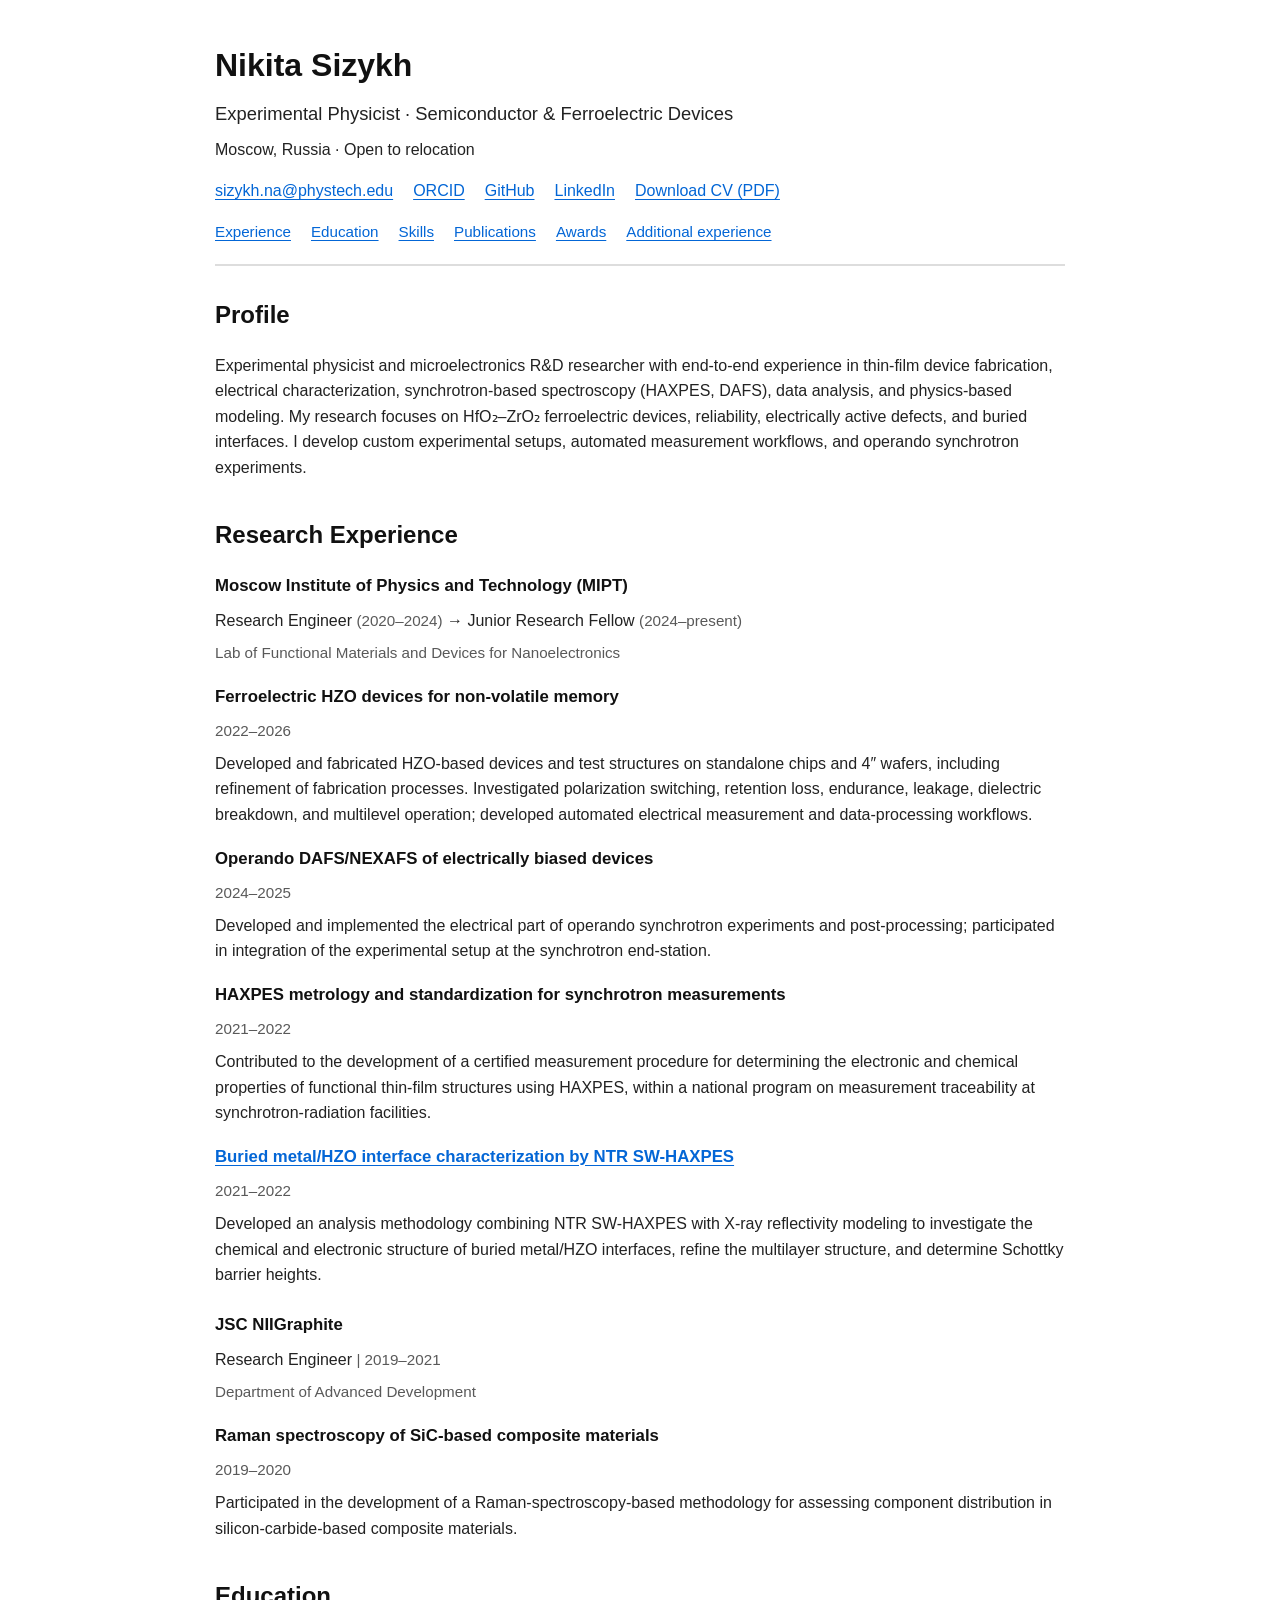
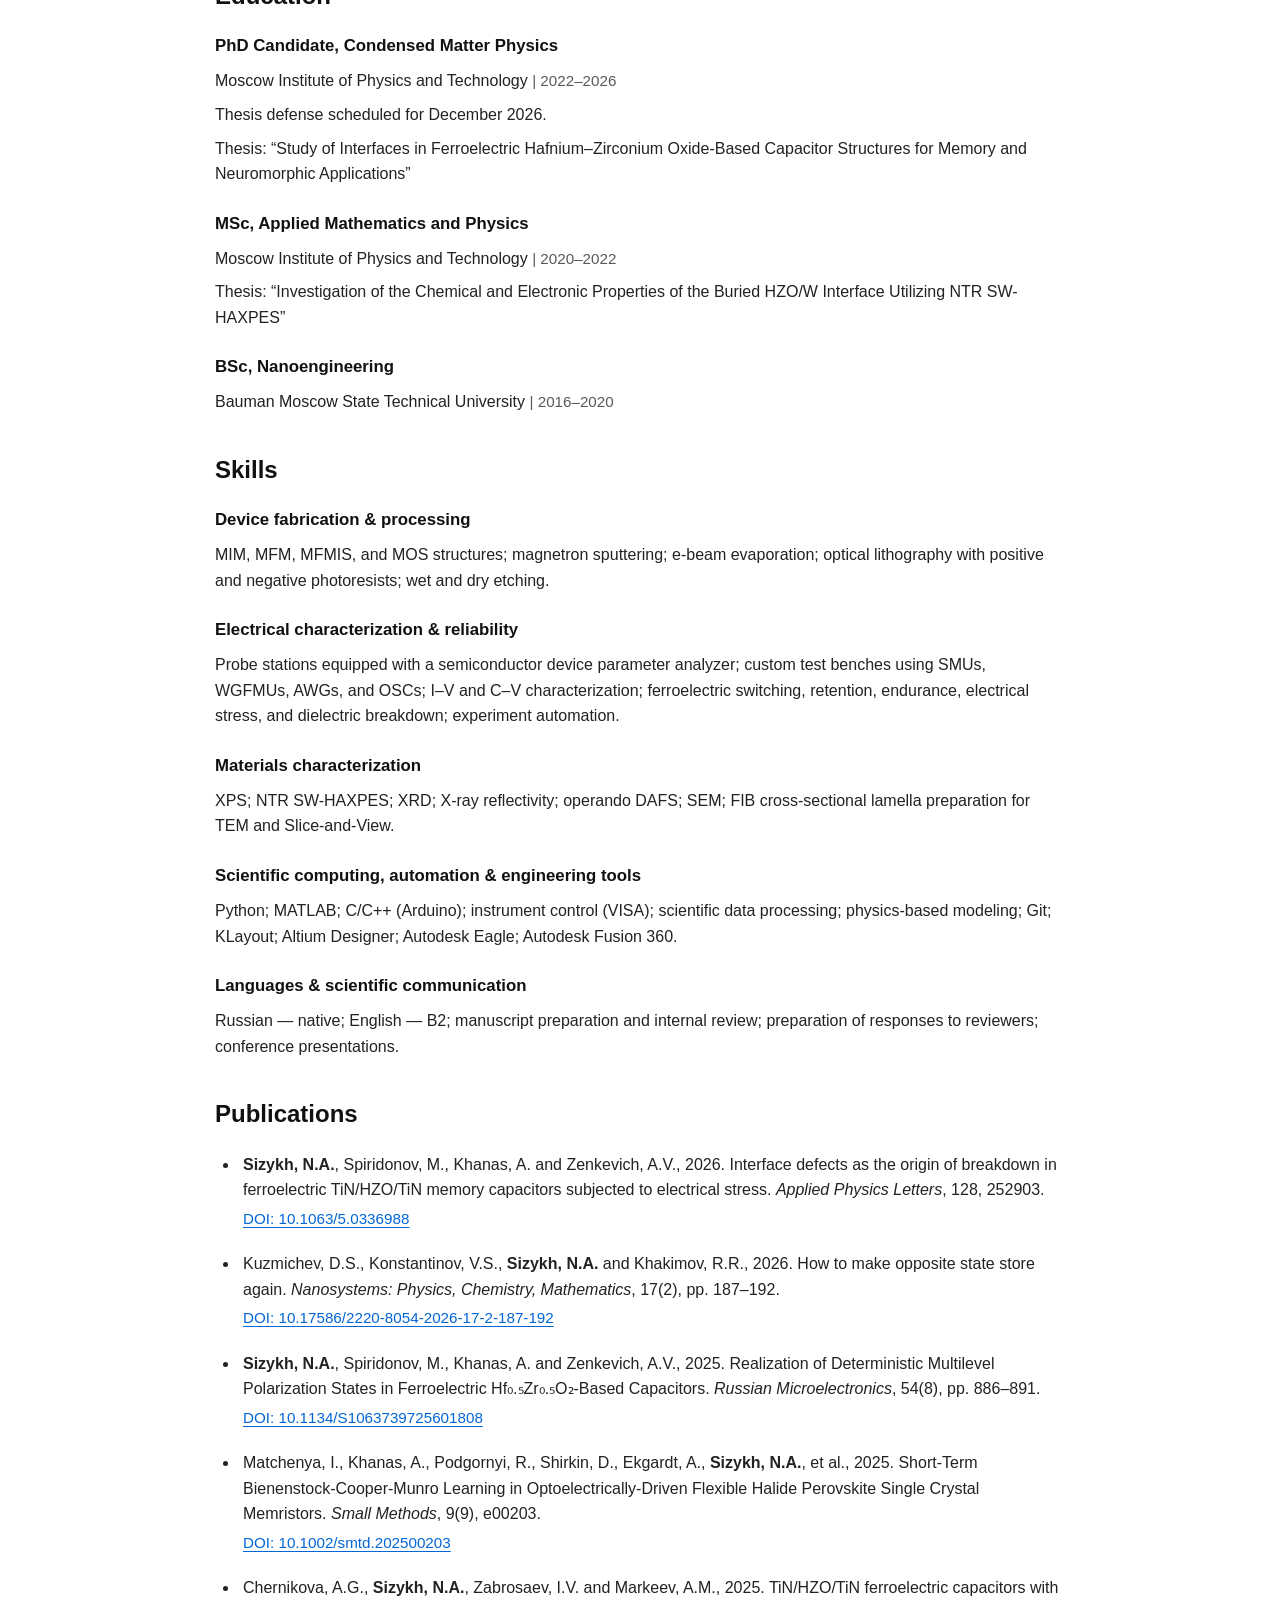
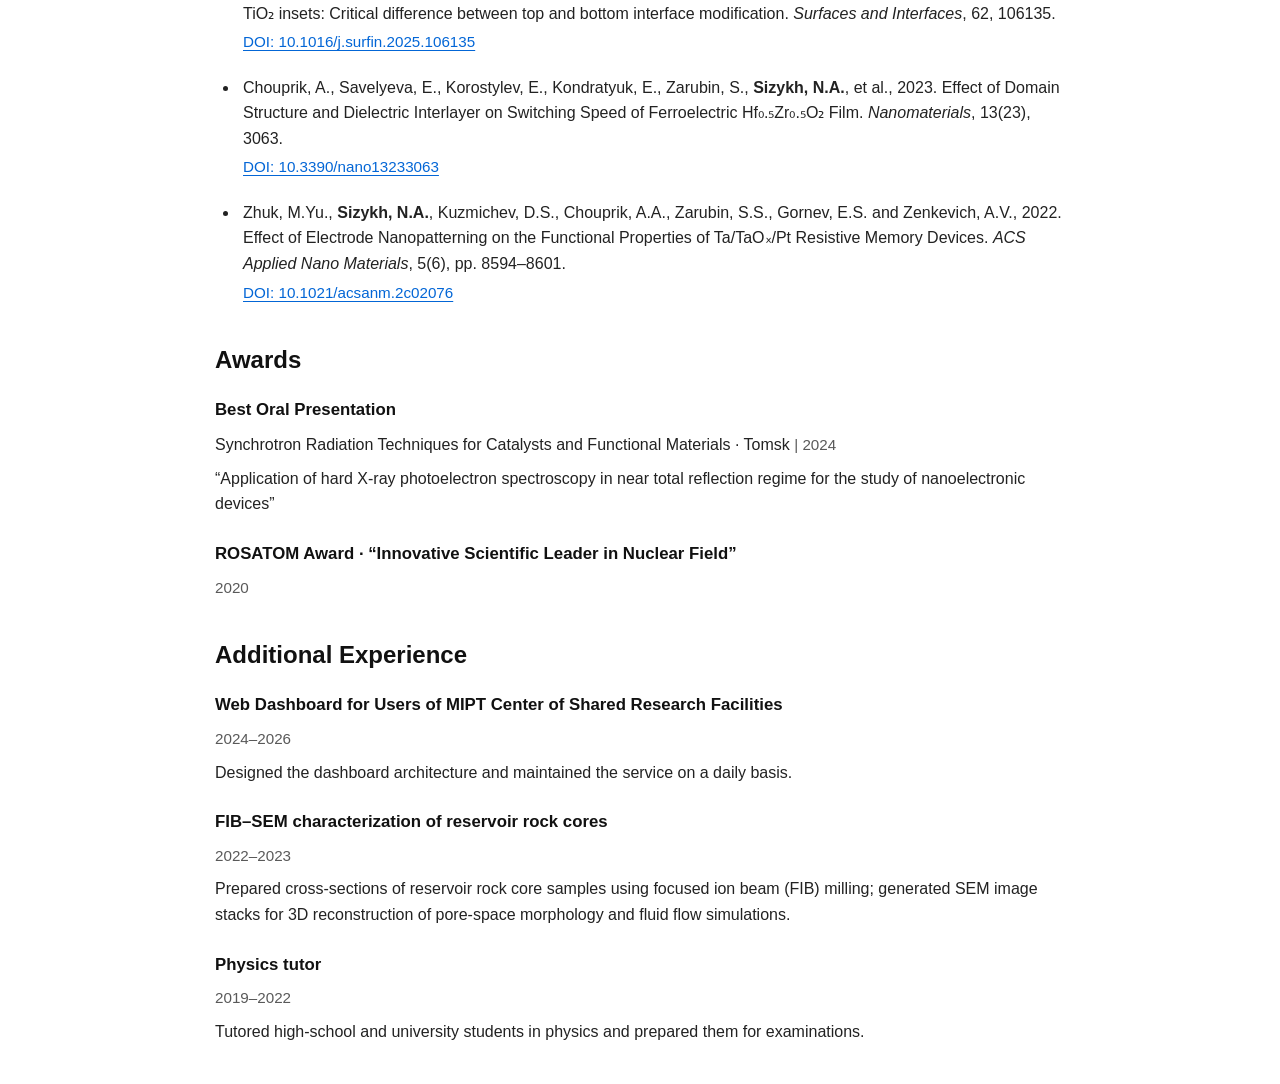
<file: index.html>
<!DOCTYPE html>
<html lang="en">
<head>
  <meta charset="UTF-8" />
  <meta name="viewport" content="width=device-width, initial-scale=1.0" />
  <title>Nikita Sizykh — Experimental Physicist</title>
  <meta name="description" content="Nikita Sizykh — experimental physicist and microelectronics R&amp;D researcher specializing in semiconductor and ferroelectric devices, thin films, and synchrotron spectroscopy." />
  <style>
    html {
      color-scheme: light;
    }
    body {
      font-family: Arial, sans-serif;
      max-width: 850px;
      margin: 40px auto;
      padding: 0 20px;
      line-height: 1.6;
      color: #222;
    }
    h1, h2, h3, h4 {
      color: #111;
    }
    h1 {
      margin-bottom: 8px;
    }
    h2 {
      margin-bottom: 18px;
    }
    h3, h4 {
      margin: 0 0 4px;
      font-size: 1.05em;
    }
    p {
      margin: 8px 0;
    }
    a {
      color: #0366d6;
      text-underline-offset: 3px;
      overflow-wrap: anywhere;
    }
    a:hover {
      text-decoration-thickness: 2px;
    }
    a:focus-visible {
      outline: 2px solid #0366d6;
      outline-offset: 4px;
    }
    .header {
      border-bottom: 2px solid #ddd;
      margin-bottom: 30px;
      padding-bottom: 20px;
    }
    .subtitle {
      font-size: 1.15em;
    }
    .links, .section-nav {
      display: flex;
      flex-wrap: wrap;
      gap: 8px 20px;
      margin-top: 16px;
    }
    .section-nav {
      font-size: 0.95em;
    }
    .section {
      margin-bottom: 36px;
    }
    .item {
      margin-bottom: 24px;
    }
    .project {
      margin-top: 18px;
    }
    .date, .affiliation {
      color: #595959;
      font-size: 0.95em;
    }
    .publications {
      padding-left: 24px;
    }
    .publications li {
      margin-bottom: 20px;
      padding-left: 4px;
    }
    .doi {
      display: block;
      margin-top: 4px;
      font-size: 0.95em;
    }
    @media (max-width: 600px) {
      body {
        margin: 24px auto;
        padding: 0 18px;
      }
      h1 {
        font-size: 1.9em;
      }
    }
    @media print {
      body {
        max-width: none;
        margin: 0;
        padding: 0;
        font-size: 10pt;
      }
      .section-nav {
        display: none;
      }
      a {
        color: inherit;
      }
      h2, h3, h4 {
        break-after: avoid;
      }
      .project, .publications li {
        break-inside: avoid;
      }
    }
  </style>
</head>
<body>

  <header class="header">
    <h1>Nikita Sizykh</h1>
    <p class="subtitle">Experimental Physicist · Semiconductor &amp; Ferroelectric Devices</p>
    <p>Moscow, Russia · Open to relocation</p>
    <div class="links">
      <a href="mailto:sizykh.na@phystech.edu">sizykh.na@phystech.edu</a>
      <a href="https://orcid.org/0009-0000-0204-5104" rel="me">ORCID</a>
      <a href="https://github.com/labourorder">GitHub</a>
      <a href="https://linkedin.com/in/nikita-sizykh-303918160">LinkedIn</a>
      <a href="cv.pdf" download="Nikita-Sizykh-CV.pdf" type="application/pdf">Download CV (PDF)</a>
    </div>
    <nav class="section-nav" aria-label="Resume sections">
      <a href="#experience">Experience</a>
      <a href="#education">Education</a>
      <a href="#skills">Skills</a>
      <a href="#publications">Publications</a>
      <a href="#awards">Awards</a>
      <a href="#additional-experience">Additional experience</a>
    </nav>
  </header>

  <main>
    <section class="section" id="profile" aria-labelledby="profile-heading">
      <h2 id="profile-heading">Profile</h2>
      <p>
        Experimental physicist and microelectronics R&amp;D researcher with end-to-end experience in thin-film device
        fabrication, electrical characterization, synchrotron-based spectroscopy (HAXPES, DAFS), data analysis,
        and physics-based modeling. My research focuses on HfO₂–ZrO₂ ferroelectric devices, reliability,
        electrically active defects, and buried interfaces. I develop custom experimental setups,
        automated measurement workflows, and operando synchrotron experiments.
      </p>
    </section>

    <section class="section" id="experience" aria-labelledby="experience-heading">
      <h2 id="experience-heading">Research Experience</h2>
      <article class="item">
        <h3>Moscow Institute of Physics and Technology (MIPT)</h3>
        <p>Research Engineer <span class="date">(2020–2024)</span> → Junior Research Fellow <span class="date">(2024–present)</span></p>
        <p class="affiliation">Lab of Functional Materials and Devices for Nanoelectronics</p>

        <div class="project">
          <h4>Ferroelectric HZO devices for non-volatile memory</h4>
          <p class="date">2022–2026</p>
          <p>
            Developed and fabricated HZO-based devices and test structures on standalone chips and 4″ wafers,
            including refinement of fabrication processes. Investigated polarization switching, retention loss,
            endurance, leakage, dielectric breakdown, and multilevel operation; developed automated electrical
            measurement and data-processing workflows.
          </p>
        </div>
        <div class="project">
          <h4>Operando DAFS/NEXAFS of electrically biased devices</h4>
          <p class="date">2024–2025</p>
          <p>
            Developed and implemented the electrical part of operando synchrotron experiments and post-processing;
            participated in integration of the experimental setup at the synchrotron end-station.
          </p>
        </div>
        <div class="project">
          <h4>HAXPES metrology and standardization for synchrotron measurements</h4>
          <p class="date">2021–2022</p>
          <p>
            Contributed to the development of a certified measurement procedure for determining the electronic
            and chemical properties of functional thin-film structures using HAXPES, within a national program
            on measurement traceability at synchrotron-radiation facilities.
          </p>
        </div>
        <div class="project" id="sw-haxpes">
          <h4><a href="projects/sw-haxpes/">Buried metal/HZO interface characterization by NTR SW-HAXPES</a></h4>
          <p class="date">2021–2022</p>
          <p>
            Developed an analysis methodology combining NTR SW-HAXPES with X-ray reflectivity modeling
            to investigate the chemical and electronic structure of buried metal/HZO interfaces, refine
            the multilayer structure, and determine Schottky barrier heights.
          </p>
        </div>
      </article>

      <article class="item">
        <h3>JSC NIIGraphite</h3>
        <p>Research Engineer <span class="date">| 2019–2021</span></p>
        <p class="affiliation">Department of Advanced Development</p>
        <div class="project">
          <h4>Raman spectroscopy of SiC-based composite materials</h4>
          <p class="date">2019–2020</p>
          <p>
            Participated in the development of a Raman-spectroscopy-based methodology for assessing
            component distribution in silicon-carbide-based composite materials.
          </p>
        </div>
      </article>
    </section>

    <section class="section" id="education" aria-labelledby="education-heading">
      <h2 id="education-heading">Education</h2>
      <div class="item">
        <h3>PhD Candidate, Condensed Matter Physics</h3>
        <p>Moscow Institute of Physics and Technology <span class="date">| 2022–2026</span></p>
        <p>Thesis defense scheduled for December 2026.</p>
        <p>Thesis: “Study of Interfaces in Ferroelectric Hafnium–Zirconium Oxide-Based Capacitor Structures for Memory and Neuromorphic Applications”</p>
      </div>
      <div class="item">
        <h3>MSc, Applied Mathematics and Physics</h3>
        <p>Moscow Institute of Physics and Technology <span class="date">| 2020–2022</span></p>
        <p>Thesis: “Investigation of the Chemical and Electronic Properties of the Buried HZO/W Interface Utilizing NTR SW-HAXPES”</p>
      </div>
      <div class="item">
        <h3>BSc, Nanoengineering</h3>
        <p>Bauman Moscow State Technical University <span class="date">| 2016–2020</span></p>
      </div>
    </section>

    <section class="section" id="skills" aria-labelledby="skills-heading">
      <h2 id="skills-heading">Skills</h2>
      <div class="item">
        <h3>Device fabrication &amp; processing</h3>
        <p>
          MIM, MFM, MFMIS, and MOS structures; magnetron sputtering; e-beam evaporation;
          optical lithography with positive and negative photoresists; wet and dry etching.
        </p>
      </div>
      <div class="item">
        <h3>Electrical characterization &amp; reliability</h3>
        <p>
          Probe stations equipped with a semiconductor device parameter analyzer; custom test benches using
          SMUs, WGFMUs, AWGs, and OSCs; I–V and C–V characterization; ferroelectric switching, retention,
          endurance, electrical stress, and dielectric breakdown; experiment automation.
        </p>
      </div>
      <div class="item">
        <h3>Materials characterization</h3>
        <p>
          XPS; NTR SW-HAXPES; XRD; X-ray reflectivity; operando DAFS; SEM;
          FIB cross-sectional lamella preparation for TEM and Slice-and-View.
        </p>
      </div>
      <div class="item">
        <h3>Scientific computing, automation &amp; engineering tools</h3>
        <p>
          Python; MATLAB; C/C++ (Arduino); instrument control (VISA); scientific data processing;
          physics-based modeling; Git; KLayout; Altium Designer; Autodesk Eagle; Autodesk Fusion 360.
        </p>
      </div>
      <div class="item">
        <h3>Languages &amp; scientific communication</h3>
        <p>
          Russian — native; English — B2; manuscript preparation and internal review;
          preparation of responses to reviewers; conference presentations.
        </p>
      </div>
    </section>

    <section class="section" id="publications" aria-labelledby="publications-heading">
      <h2 id="publications-heading">Publications</h2>
      <ul class="publications">
        <li>
          <strong>Sizykh, N.A.</strong>, Spiridonov, M., Khanas, A. and Zenkevich, A.V., 2026.
          Interface defects as the origin of breakdown in ferroelectric TiN/HZO/TiN memory capacitors subjected to electrical stress.
          <em>Applied Physics Letters</em>, 128, 252903.
          <a class="doi" href="https://doi.org/10.1063/5.0336988">DOI: 10.1063/5.0336988</a>
        </li>
        <li>
          Kuzmichev, D.S., Konstantinov, V.S., <strong>Sizykh, N.A.</strong> and Khakimov, R.R., 2026.
          How to make opposite state store again.
          <em>Nanosystems: Physics, Chemistry, Mathematics</em>, 17(2), pp. 187–192.
          <a class="doi" href="https://doi.org/10.17586/2220-8054-2026-17-2-187-192">DOI: 10.17586/2220-8054-2026-17-2-187-192</a>
        </li>
        <li>
          <strong>Sizykh, N.A.</strong>, Spiridonov, M., Khanas, A. and Zenkevich, A.V., 2025.
          Realization of Deterministic Multilevel Polarization States in Ferroelectric Hf₀.₅Zr₀.₅O₂-Based Capacitors.
          <em>Russian Microelectronics</em>, 54(8), pp. 886–891.
          <a class="doi" href="https://doi.org/10.1134/S1063739725601808">DOI: 10.1134/S1063739725601808</a>
        </li>
        <li>
          Matchenya, I., Khanas, A., Podgornyi, R., Shirkin, D., Ekgardt, A., <strong>Sizykh, N.A.</strong>, et al., 2025.
          Short-Term Bienenstock-Cooper-Munro Learning in Optoelectrically-Driven Flexible Halide Perovskite Single Crystal Memristors.
          <em>Small Methods</em>, 9(9), e00203.
          <a class="doi" href="https://doi.org/10.1002/smtd.202500203">DOI: 10.1002/smtd.202500203</a>
        </li>
        <li>
          Chernikova, A.G., <strong>Sizykh, N.A.</strong>, Zabrosaev, I.V. and Markeev, A.M., 2025.
          TiN/HZO/TiN ferroelectric capacitors with TiO₂ insets: Critical difference between top and bottom interface modification.
          <em>Surfaces and Interfaces</em>, 62, 106135.
          <a class="doi" href="https://doi.org/10.1016/j.surfin.2025.106135">DOI: 10.1016/j.surfin.2025.106135</a>
        </li>
        <li>
          Chouprik, A., Savelyeva, E., Korostylev, E., Kondratyuk, E., Zarubin, S., <strong>Sizykh, N.A.</strong>, et al., 2023.
          Effect of Domain Structure and Dielectric Interlayer on Switching Speed of Ferroelectric Hf₀.₅Zr₀.₅O₂ Film.
          <em>Nanomaterials</em>, 13(23), 3063.
          <a class="doi" href="https://doi.org/10.3390/nano13233063">DOI: 10.3390/nano13233063</a>
        </li>
        <li>
          Zhuk, M.Yu., <strong>Sizykh, N.A.</strong>, Kuzmichev, D.S., Chouprik, A.A., Zarubin, S.S., Gornev, E.S. and Zenkevich, A.V., 2022.
          Effect of Electrode Nanopatterning on the Functional Properties of Ta/TaOₓ/Pt Resistive Memory Devices.
          <em>ACS Applied Nano Materials</em>, 5(6), pp. 8594–8601.
          <a class="doi" href="https://doi.org/10.1021/acsanm.2c02076">DOI: 10.1021/acsanm.2c02076</a>
        </li>
      </ul>
    </section>

    <section class="section" id="awards" aria-labelledby="awards-heading">
      <h2 id="awards-heading">Awards</h2>
      <div class="item">
        <h3>Best Oral Presentation</h3>
        <p>Synchrotron Radiation Techniques for Catalysts and Functional Materials · Tomsk <span class="date">| 2024</span></p>
        <p>“Application of hard X-ray photoelectron spectroscopy in near total reflection regime for the study of nanoelectronic devices”</p>
      </div>
      <div class="item">
        <h3>ROSATOM Award · “Innovative Scientific Leader in Nuclear Field”</h3>
        <p class="date">2020</p>
      </div>
    </section>

    <section class="section" id="additional-experience" aria-labelledby="additional-experience-heading">
      <h2 id="additional-experience-heading">Additional Experience</h2>
      <div class="item">
        <h3>Web Dashboard for Users of MIPT Center of Shared Research Facilities</h3>
        <p class="date">2024–2026</p>
        <p>Designed the dashboard architecture and maintained the service on a daily basis.</p>
      </div>
      <div class="item">
        <h3>FIB–SEM characterization of reservoir rock cores</h3>
        <p class="date">2022–2023</p>
        <p>
          Prepared cross-sections of reservoir rock core samples using focused ion beam (FIB) milling;
          generated SEM image stacks for 3D reconstruction of pore-space morphology and fluid flow simulations.
        </p>
      </div>
      <div class="item">
        <h3>Physics tutor</h3>
        <p class="date">2019–2022</p>
        <p>Tutored high-school and university students in physics and prepared them for examinations.</p>
      </div>
    </section>
  </main>

</body>
</html>
</file>
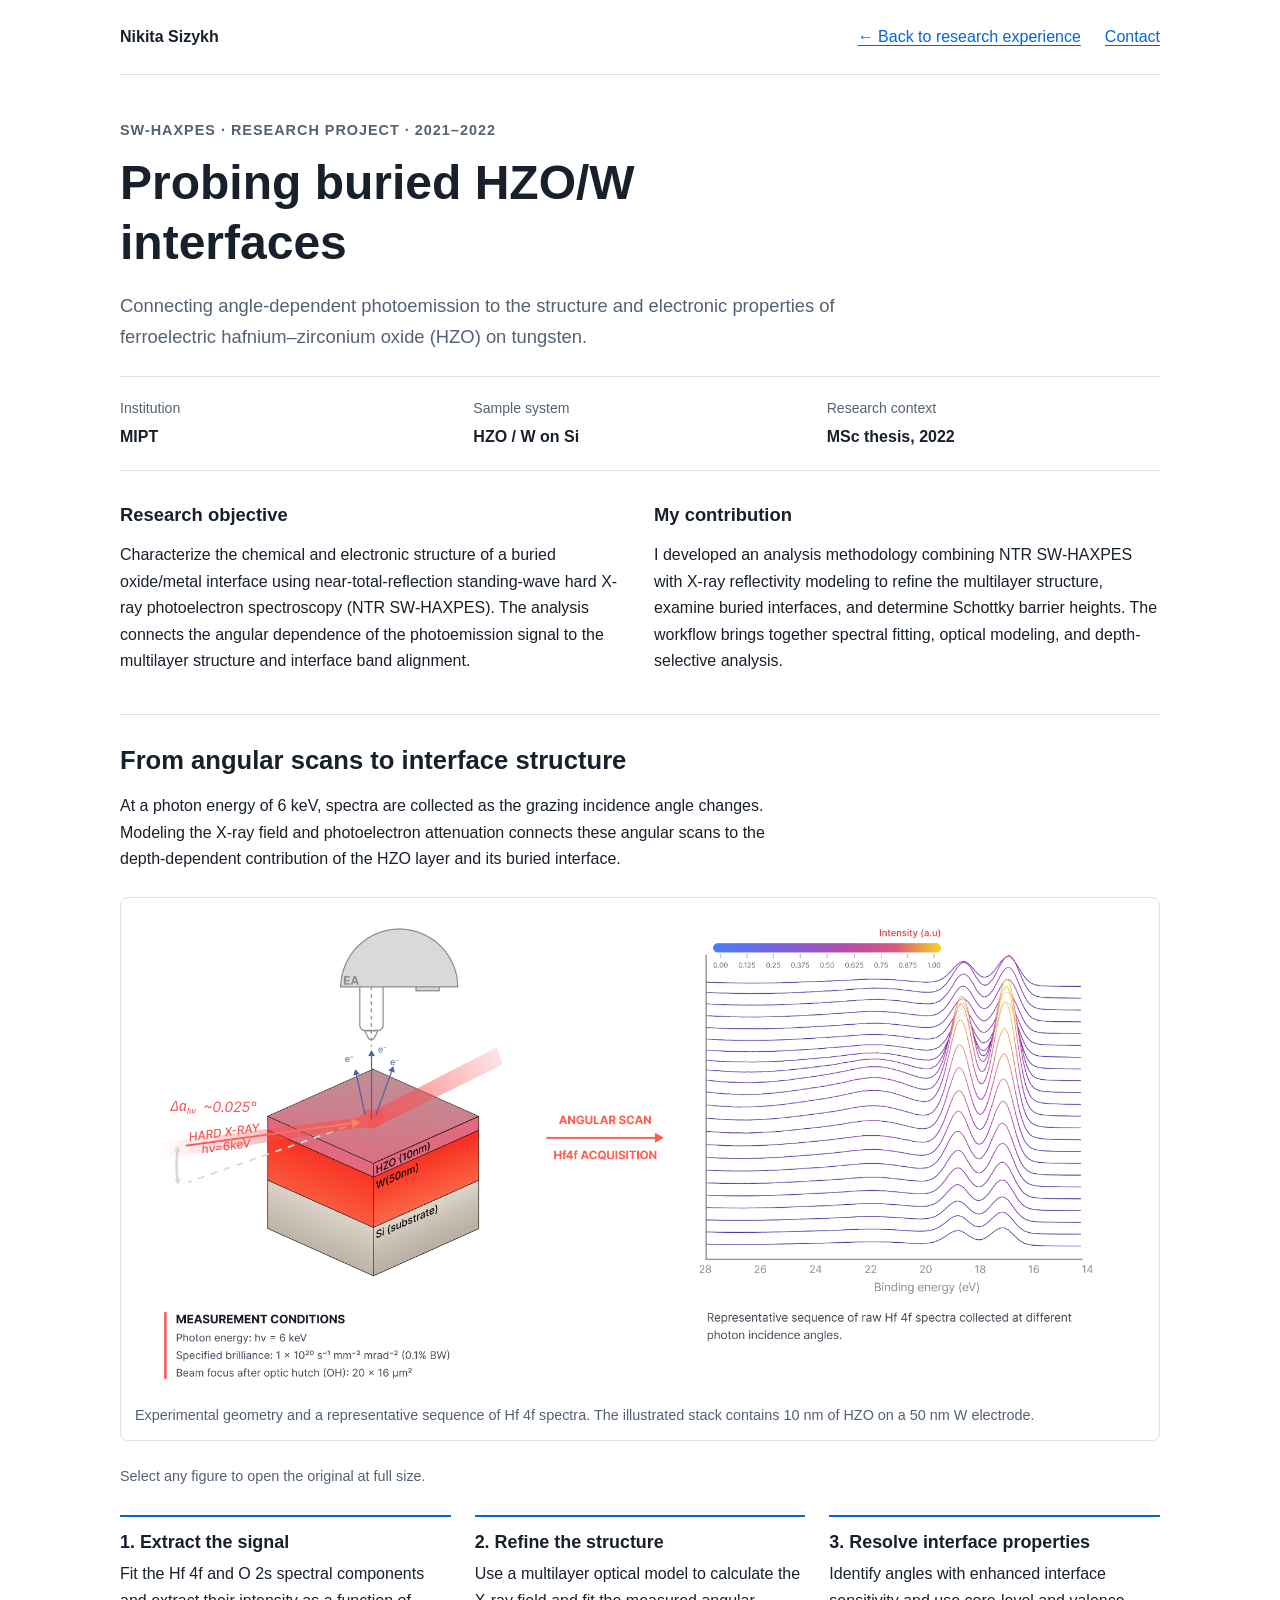
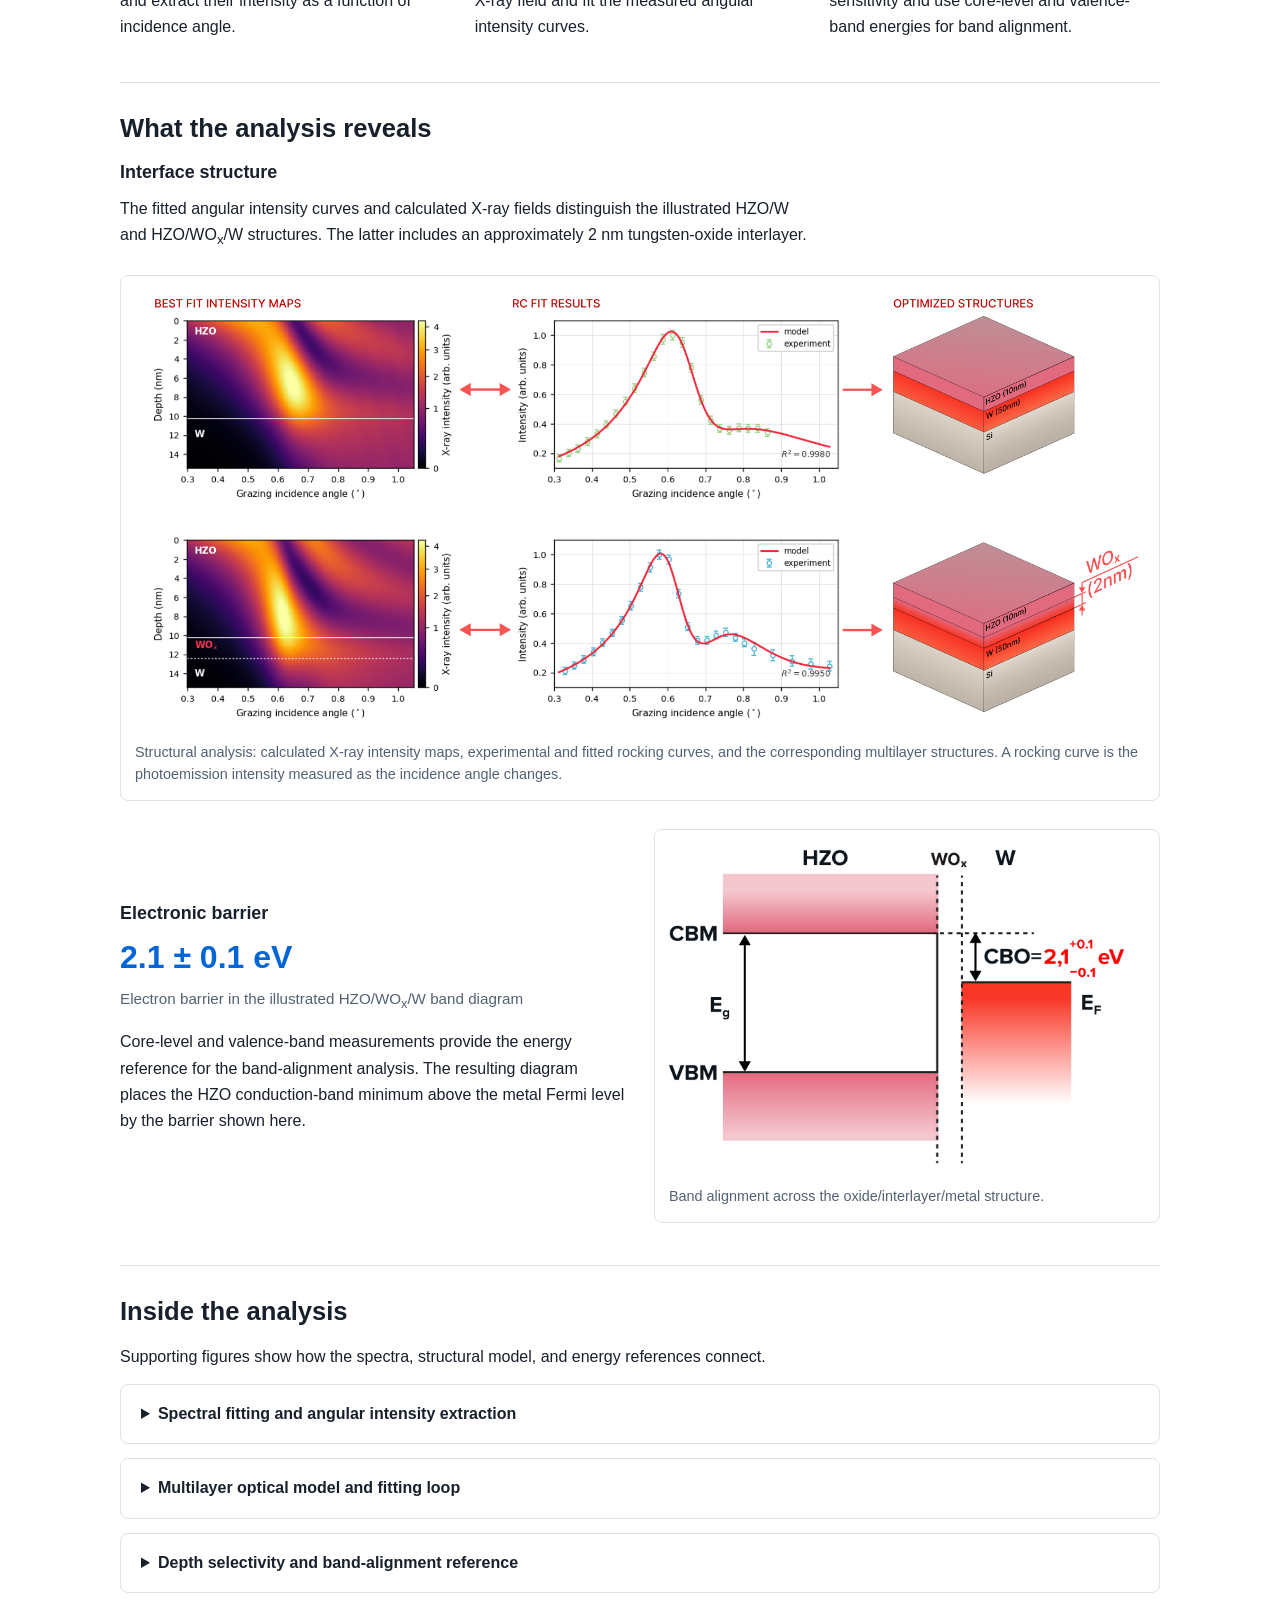
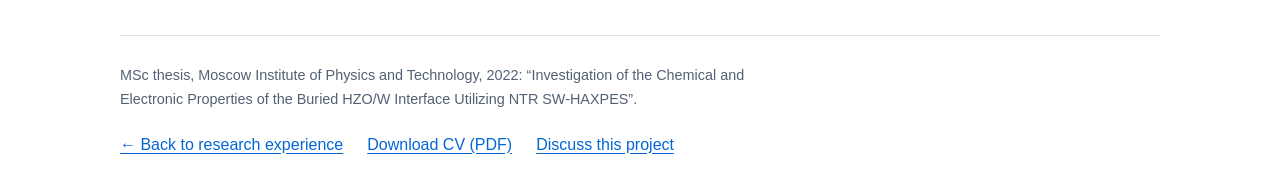
<file: projects/sw-haxpes/index.html>
<!DOCTYPE html>
<html lang="en">
<head>
  <meta charset="UTF-8" />
  <meta name="viewport" content="width=device-width, initial-scale=1.0" />
  <title>SW-HAXPES of Buried HZO/W Interfaces — Nikita Sizykh</title>
  <meta name="description" content="Nikita Sizykh's SW-HAXPES project: connecting angle-dependent photoemission, multilayer modeling, and band alignment to characterize buried ferroelectric HZO/W interfaces." />
  <meta name="author" content="Nikita Sizykh" />
  <link rel="canonical" href="https://labourorder.github.io/projects/sw-haxpes/" />
  <link rel="stylesheet" href="../../assets/project.css" />
  <meta property="og:type" content="website" />
  <meta property="og:title" content="Probing buried HZO/W interfaces — Nikita Sizykh" />
  <meta property="og:description" content="An SW-HAXPES analysis workflow, from angular scans to interface structure and electronic barriers." />
  <meta property="og:url" content="https://labourorder.github.io/projects/sw-haxpes/" />
  <meta property="og:image" content="https://labourorder.github.io/projects/sw-haxpes/images/fig05_haxpes_main_result.png" />
  <meta property="og:image:alt" content="Calculated X-ray intensity maps, measured and fitted rocking curves, and HZO/W multilayer structures." />
</head>
<body>
  <a class="skip-link" href="#main">Skip to content</a>
  <div class="container">
    <header class="site-header">
      <a class="name" href="../../">Nikita Sizykh</a>
      <nav aria-label="Project navigation">
        <a href="../../#sw-haxpes">← Back to research experience</a>
        <a href="mailto:sizykh.na@phystech.edu">Contact</a>
      </nav>
    </header>

    <main id="main">
      <header class="hero">
        <p class="eyebrow">SW-HAXPES · Research project · 2021–2022</p>
        <h1>Probing buried HZO/W interfaces</h1>
        <p class="lead">
          Connecting angle-dependent photoemission to the structure and electronic properties
          of ferroelectric hafnium–zirconium oxide (HZO) on tungsten.
        </p>
        <dl class="project-facts">
          <div><dt>Institution</dt><dd>MIPT</dd></div>
          <div><dt>Sample system</dt><dd>HZO / W on Si</dd></div>
          <div><dt>Research context</dt><dd>MSc thesis, 2022</dd></div>
        </dl>
      </header>

      <div class="overview-grid">
        <section aria-labelledby="objective-heading">
          <h2 id="objective-heading">Research objective</h2>
          <p>
            Characterize the chemical and electronic structure of a buried oxide/metal interface
            using near-total-reflection standing-wave hard X-ray photoelectron spectroscopy
            (NTR SW-HAXPES). The analysis connects the angular dependence of the photoemission
            signal to the multilayer structure and interface band alignment.
          </p>
        </section>
        <section aria-labelledby="contribution-heading">
          <h2 id="contribution-heading">My contribution</h2>
          <p>
            I developed an analysis methodology combining NTR SW-HAXPES with X-ray reflectivity
            modeling to refine the multilayer structure, examine buried interfaces, and determine
            Schottky barrier heights. The workflow brings together spectral fitting, optical modeling,
            and depth-selective analysis.
          </p>
        </section>
      </div>

      <section class="project-section" aria-labelledby="workflow-heading">
        <h2 id="workflow-heading">From angular scans to interface structure</h2>
        <p class="section-intro">
          At a photon energy of 6 keV, spectra are collected as the grazing incidence angle changes.
          Modeling the X-ray field and photoelectron attenuation connects these angular scans
          to the depth-dependent contribution of the HZO layer and its buried interface.
        </p>
        <figure>
          <a class="figure-link" href="images/fig01_haxpes_experiment.png" aria-label="Open the experiment and angular-scan figure at full size">
            <img src="images/fig01_haxpes_experiment.png" width="1728" height="818" fetchpriority="high"
              alt="Grazing-incidence HAXPES geometry for 10 nm HZO on 50 nm W and a Si substrate, alongside Hf 4f spectra collected during an angular scan at 6 keV." />
          </a>
          <figcaption>
            Experimental geometry and a representative sequence of Hf 4f spectra.
            The illustrated stack contains 10 nm of HZO on a 50 nm W electrode.
          </figcaption>
        </figure>
        <p class="figure-hint">Select any figure to open the original at full size.</p>
        <ol class="workflow">
          <li>
            <h3>1. Extract the signal</h3>
            <p>Fit the Hf 4f and O 2s spectral components and extract their intensity as a function of incidence angle.</p>
          </li>
          <li>
            <h3>2. Refine the structure</h3>
            <p>Use a multilayer optical model to calculate the X-ray field and fit the measured angular intensity curves.</p>
          </li>
          <li>
            <h3>3. Resolve interface properties</h3>
            <p>Identify angles with enhanced interface sensitivity and use core-level and valence-band energies for band alignment.</p>
          </li>
        </ol>
      </section>

      <section class="project-section" aria-labelledby="results-heading">
        <h2 id="results-heading">What the analysis reveals</h2>
        <h3>Interface structure</h3>
        <p class="section-intro">
          The fitted angular intensity curves and calculated X-ray fields distinguish the illustrated
          HZO/W and HZO/WO<sub>x</sub>/W structures. The latter includes an approximately 2 nm tungsten-oxide interlayer.
        </p>
        <figure>
          <a class="figure-link" href="images/fig05_haxpes_main_result.png" aria-label="Open the structural modeling results at full size">
            <img src="images/fig05_haxpes_main_result.png" width="1788" height="773" loading="lazy" decoding="async"
              alt="Two rows compare calculated X-ray intensity maps, rocking-curve fits, and refined structures for HZO/W and HZO/WOx/W, with a 2 nm WOx interlayer in the second structure." />
          </a>
          <figcaption>
            Structural analysis: calculated X-ray intensity maps, experimental and fitted rocking curves,
            and the corresponding multilayer structures. A rocking curve is the photoemission intensity
            measured as the incidence angle changes.
          </figcaption>
        </figure>

        <div class="result-grid">
          <div>
            <h3>Electronic barrier</h3>
            <p class="result-value">2.1 ± 0.1 eV</p>
            <p class="result-label">Electron barrier in the illustrated HZO/WO<sub>x</sub>/W band diagram</p>
            <p>
              Core-level and valence-band measurements provide the energy reference for the band-alignment
              analysis. The resulting diagram places the HZO conduction-band minimum above the metal Fermi level
              by the barrier shown here.
            </p>
          </div>
          <figure>
            <a class="figure-link" href="images/fig08_haxpes_kraut_1.png" aria-label="Open the interface band-alignment diagram at full size">
              <img src="images/fig08_haxpes_kraut_1.png" width="680" height="468" loading="lazy" decoding="async"
                alt="HZO/WOx/W band-alignment diagram showing the HZO conduction and valence band edges, the W Fermi level, and an electron barrier of 2.1 plus or minus 0.1 eV." />
            </a>
            <figcaption>Band alignment across the oxide/interlayer/metal structure.</figcaption>
          </figure>
        </div>
      </section>

      <section class="project-section" aria-labelledby="details-heading">
        <h2 id="details-heading">Inside the analysis</h2>
        <p class="section-intro">Supporting figures show how the spectra, structural model, and energy references connect.</p>

        <details>
          <summary>Spectral fitting and angular intensity extraction</summary>
          <div class="detail-content">
            <p>
              Separating Hf 4f and O 2s contributions produces component-resolved angular intensity curves
              for comparison with the optical model.
            </p>
            <figure>
              <a class="figure-link" href="images/fig02_haxpes_extraction.png" aria-label="Open the spectral extraction workflow at full size">
                <img src="images/fig02_haxpes_extraction.png" width="1346" height="885" loading="lazy" decoding="async"
                  alt="Raw angle-dependent spectra, a representative Hf 4f and O 2s fit, extracted spectral components, and the resulting Hf 4f angular intensity curve." />
              </a>
              <figcaption>From the raw spectra to fitted components and the Hf 4f rocking curve.</figcaption>
            </figure>
          </div>
        </details>

        <details>
          <summary>Multilayer optical model and fitting loop</summary>
          <div class="detail-content">
            <p>
              The model describes reflection and transmission at the layer boundaries.
              Calculated X-ray fields and photoelectron attenuation enter the simulated rocking curves;
              the structure parameters are then refined against the experiment.
            </p>
            <div class="figure-grid">
              <figure>
                <a class="figure-link" href="images/fig03_XSW_scheme_concrete.png" aria-label="Open the multilayer optical model at full size">
                  <img src="images/fig03_XSW_scheme_concrete.png" width="931" height="943" loading="lazy" decoding="async"
                    alt="Reflection and transmission amplitudes in a vacuum/HZO/WOx/W/substrate multilayer model, with layer optical constants, thicknesses, and interface roughness parameters." />
                </a>
                <figcaption>Optical model of the HZO/WO<sub>x</sub>/W stack and its interfaces.</figcaption>
              </figure>
              <figure>
                <a class="figure-link" href="images/fig04_haxpes_algorithm_fit.png" aria-label="Open the model fitting loop at full size">
                  <img src="images/fig04_haxpes_algorithm_fit.png" width="1084" height="760" loading="lazy" decoding="async"
                    alt="Iterative fitting workflow linking model-parameter updates, grazing-incidence specular reflection calculations, rocking-curve simulation, and comparison with measured photoemission intensity." />
                </a>
                <figcaption>Parameter refinement using calculated reflection and photoemission rocking curves.</figcaption>
              </figure>
            </div>
          </div>
        </details>

        <details>
          <summary>Depth selectivity and band-alignment reference</summary>
          <div class="detail-content">
            <p>
              The depth-weighted Hf 4f signal identifies incidence angles that increase the relative contribution
              of a 1 nm interfacial region. Core-level binding energies at these angles can then be related
              to the core-level–valence-band separation measured in a reference spectrum.
            </p>
            <figure>
              <a class="figure-link" href="images/fig06_haxpes_Depth_selectivity_0.png" aria-label="Open the interface depth-selectivity analysis at full size">
                <img src="images/fig06_haxpes_Depth_selectivity_0.png" width="1573" height="885" loading="lazy" decoding="async"
                  alt="Depth-dependent Hf 4f contributions for two cases, with a 1 nm interface region highlighted, preferred incidence angles of 0.721 and 0.667 degrees, and the associated Hf 4f binding energies." />
              </a>
              <figcaption>
                Depth-selectivity analysis for the two illustrated cases. The marked angles maximize the
                modeled relative contribution of the selected interfacial region.
              </figcaption>
            </figure>
            <figure>
              <a class="figure-link" href="images/fig07_haxpes_kraut_0.png" aria-label="Open the core-level and valence-band reference spectra at full size">
                <img src="images/fig07_haxpes_kraut_0.png" width="1635" height="557" loading="lazy" decoding="async"
                  alt="Reference Hf 4f spectrum and a valence-band edge fit used to determine the energy separation between Hf 4f seven-halves and the valence-band maximum." />
              </a>
              <figcaption>Reference core-level and valence-band spectra used in the Kraut band-alignment approach.</figcaption>
            </figure>
          </div>
        </details>
      </section>
    </main>

    <footer class="project-footer">
      <p>
        MSc thesis, Moscow Institute of Physics and Technology, 2022:
        “Investigation of the Chemical and Electronic Properties of the Buried HZO/W Interface Utilizing NTR SW-HAXPES”.
      </p>
      <div class="footer-links">
        <a href="../../#sw-haxpes">← Back to research experience</a>
        <a href="../../cv.pdf" download="Nikita-Sizykh-CV.pdf" type="application/pdf">Download CV (PDF)</a>
        <a href="mailto:sizykh.na@phystech.edu">Discuss this project</a>
      </div>
    </footer>
  </div>
</body>
</html>
</file>
<file: assets/project.css>
:root {
  color-scheme: light;
  --ink: #18202c;
  --muted: #536174;
  --accent: #0366d6;
  --line: #dbe2ea;
  --surface: #f5f8fc;
}

* { box-sizing: border-box; }

body {
  margin: 0;
  background: #fff;
  color: var(--ink);
  font-family: Arial, sans-serif;
  line-height: 1.65;
}

a {
  color: var(--accent);
  text-underline-offset: 3px;
  overflow-wrap: anywhere;
}

a:hover { text-decoration-thickness: 2px; }

a:focus-visible, summary:focus-visible {
  outline: 2px solid var(--accent);
  outline-offset: 5px;
}

.skip-link {
  position: absolute;
  left: 20px;
  top: -100px;
  z-index: 1;
  padding: 8px 14px;
  background: #fff;
}

.skip-link:focus { top: 12px; }

.container {
  width: 100%;
  max-width: 1088px;
  margin: 0 auto;
  padding: 0 24px;
}

.site-header {
  display: flex;
  align-items: center;
  justify-content: space-between;
  flex-wrap: wrap;
  gap: 12px 24px;
  padding: 24px 0;
  border-bottom: 1px solid var(--line);
}

.site-header .name {
  color: var(--ink);
  font-weight: 700;
  text-decoration: none;
}

.site-header nav, .footer-links {
  display: flex;
  flex-wrap: wrap;
  gap: 10px 24px;
}

.hero { padding: 44px 0 32px; }

.eyebrow {
  margin: 0 0 10px;
  color: var(--muted);
  font-size: 0.9rem;
  font-weight: 700;
  letter-spacing: 0.07em;
  text-transform: uppercase;
}

h1, h2, h3 { line-height: 1.25; }
h1 { max-width: 24ch; margin: 0 0 18px; font-size: clamp(2rem, 4.5vw, 3rem); }
h2 { margin: 0 0 16px; font-size: 1.6rem; }
h3 { margin: 0 0 12px; font-size: 1.12rem; }
p { margin: 0 0 14px; }

.lead {
  max-width: 72ch;
  margin-bottom: 24px;
  color: var(--muted);
  font-size: 1.15rem;
}

.project-facts {
  display: grid;
  grid-template-columns: repeat(3, minmax(0, 1fr));
  gap: 20px;
  margin: 0;
  padding: 20px 0;
  border-top: 1px solid var(--line);
  border-bottom: 1px solid var(--line);
}

.project-facts dt { color: var(--muted); font-size: 0.88rem; }
.project-facts dd { margin: 4px 0 0; font-weight: 700; }

.overview-grid, .figure-grid, .result-grid {
  display: grid;
  grid-template-columns: repeat(2, minmax(0, 1fr));
  gap: 28px;
}

.overview-grid { margin: 0 0 40px; }
.overview-grid h2 { font-size: 1.15rem; }
.overview-grid p:last-child { margin-bottom: 0; }

.project-section {
  margin-bottom: 42px;
  padding-top: 30px;
  border-top: 1px solid var(--line);
}

.section-intro { max-width: 78ch; }

figure {
  margin: 24px 0;
  padding: 14px;
  border: 1px solid var(--line);
  border-radius: 8px;
  background: #fff;
}

.figure-link { display: block; cursor: zoom-in; }
img { display: block; max-width: 100%; width: 100%; height: auto; }
figcaption { margin-top: 14px; color: var(--muted); font-size: 0.9rem; line-height: 1.55; }
.figure-hint { color: var(--muted); font-size: 0.9rem; }
.figure-grid { align-items: start; }
.figure-grid figure { margin-bottom: 0; }

.workflow {
  display: grid;
  grid-template-columns: repeat(3, minmax(0, 1fr));
  gap: 24px;
  margin: 26px 0 0;
  padding: 0;
  list-style: none;
}

.workflow li { padding-top: 14px; border-top: 2px solid var(--accent); }
.workflow h3 { margin-bottom: 8px; }
.workflow p { margin-bottom: 0; }

.result-grid { align-items: center; margin-top: 28px; }
.result-grid figure { margin: 0; }
.result-value { margin: 8px 0; color: var(--accent); font-size: 2rem; font-weight: 700; line-height: 1.3; }
.result-label { color: var(--muted); font-size: 0.95rem; }

details { margin-top: 14px; border: 1px solid var(--line); border-radius: 8px; }
summary { padding: 16px 20px; font-weight: 700; cursor: pointer; }
summary:hover { background: var(--surface); }
details[open] summary { border-bottom: 1px solid var(--line); background: var(--surface); }
.detail-content { padding: 20px; }
.detail-content > :last-child { margin-bottom: 0; }

.project-footer { padding: 28px 0 36px; border-top: 1px solid var(--line); }
.project-footer p { max-width: 80ch; color: var(--muted); font-size: 0.9rem; }
.footer-links { margin-top: 20px; }

@media (max-width: 720px) {
  .container { padding: 0 18px; }
  .hero { padding-top: 30px; }
  .overview-grid, .figure-grid, .result-grid, .workflow { grid-template-columns: minmax(0, 1fr); gap: 22px; }
  .project-facts { grid-template-columns: minmax(0, 1fr); gap: 14px; }
  .project-section { margin-bottom: 30px; }
  figure { padding: 10px; }
  .detail-content { padding: 14px; }
  .result-grid figure { max-width: 520px; }
}

@media print {
  body { color: #000; font-size: 10pt; }
  .container { max-width: none; padding: 0; }
  .site-header nav, .skip-link, .figure-hint, .footer-links { display: none; }
  .hero { padding: 20px 0; }
  h1 { max-width: none; font-size: 24pt; }
  h2, h3 { break-after: avoid; }
  figure, .workflow li { break-inside: avoid; }
  a { color: inherit; }
}
</file>
